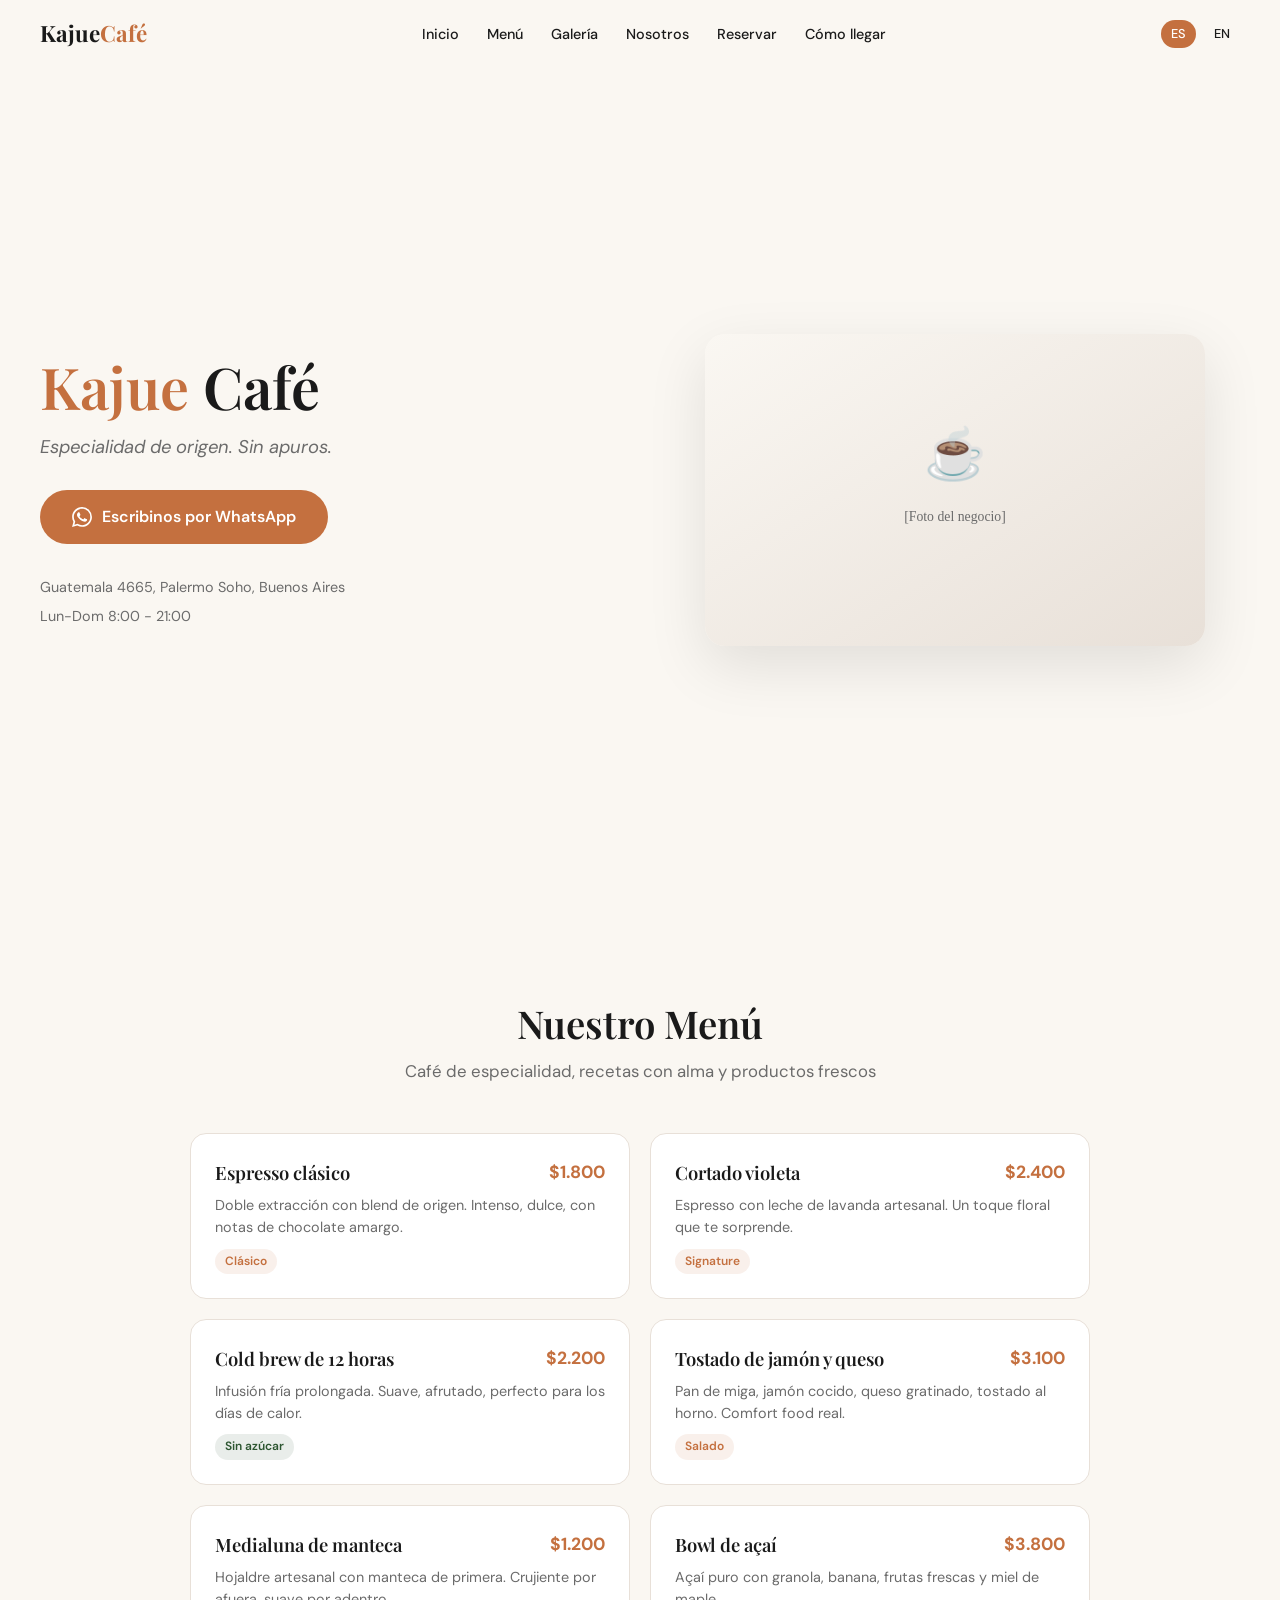
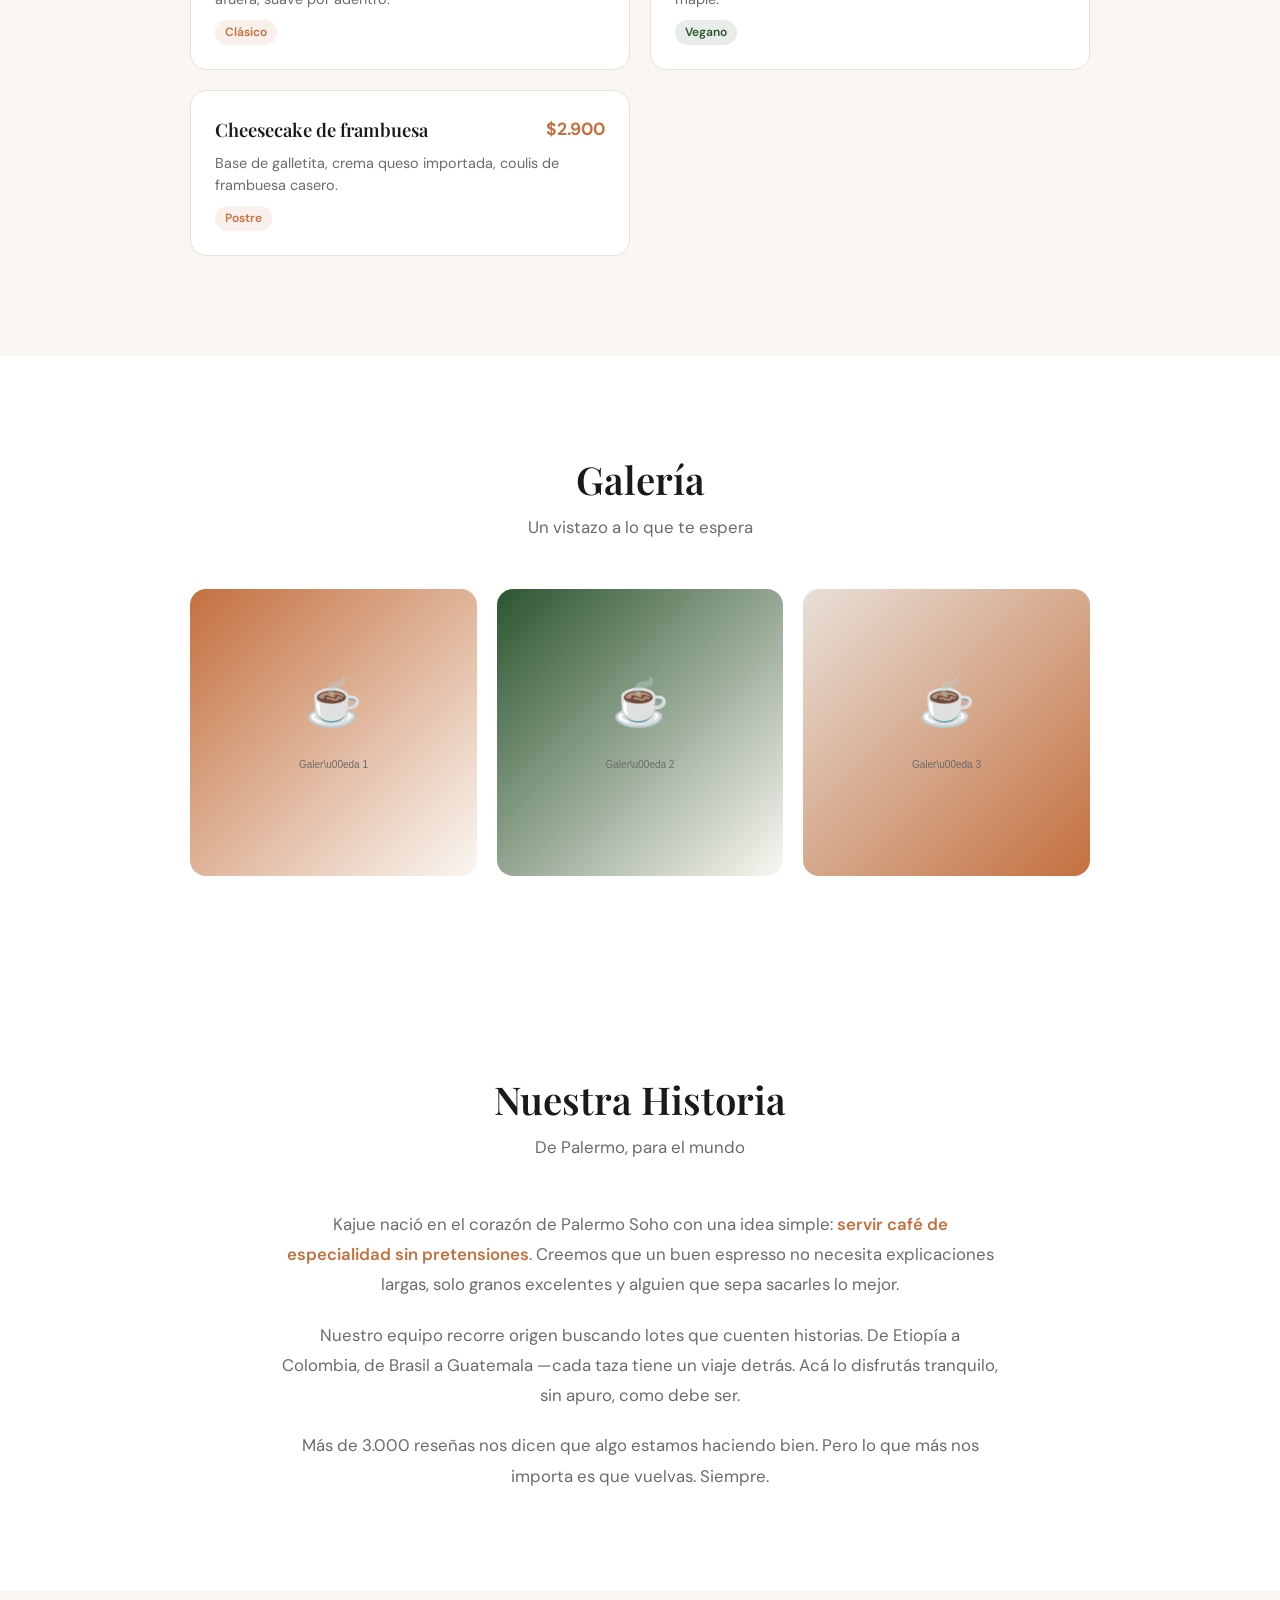
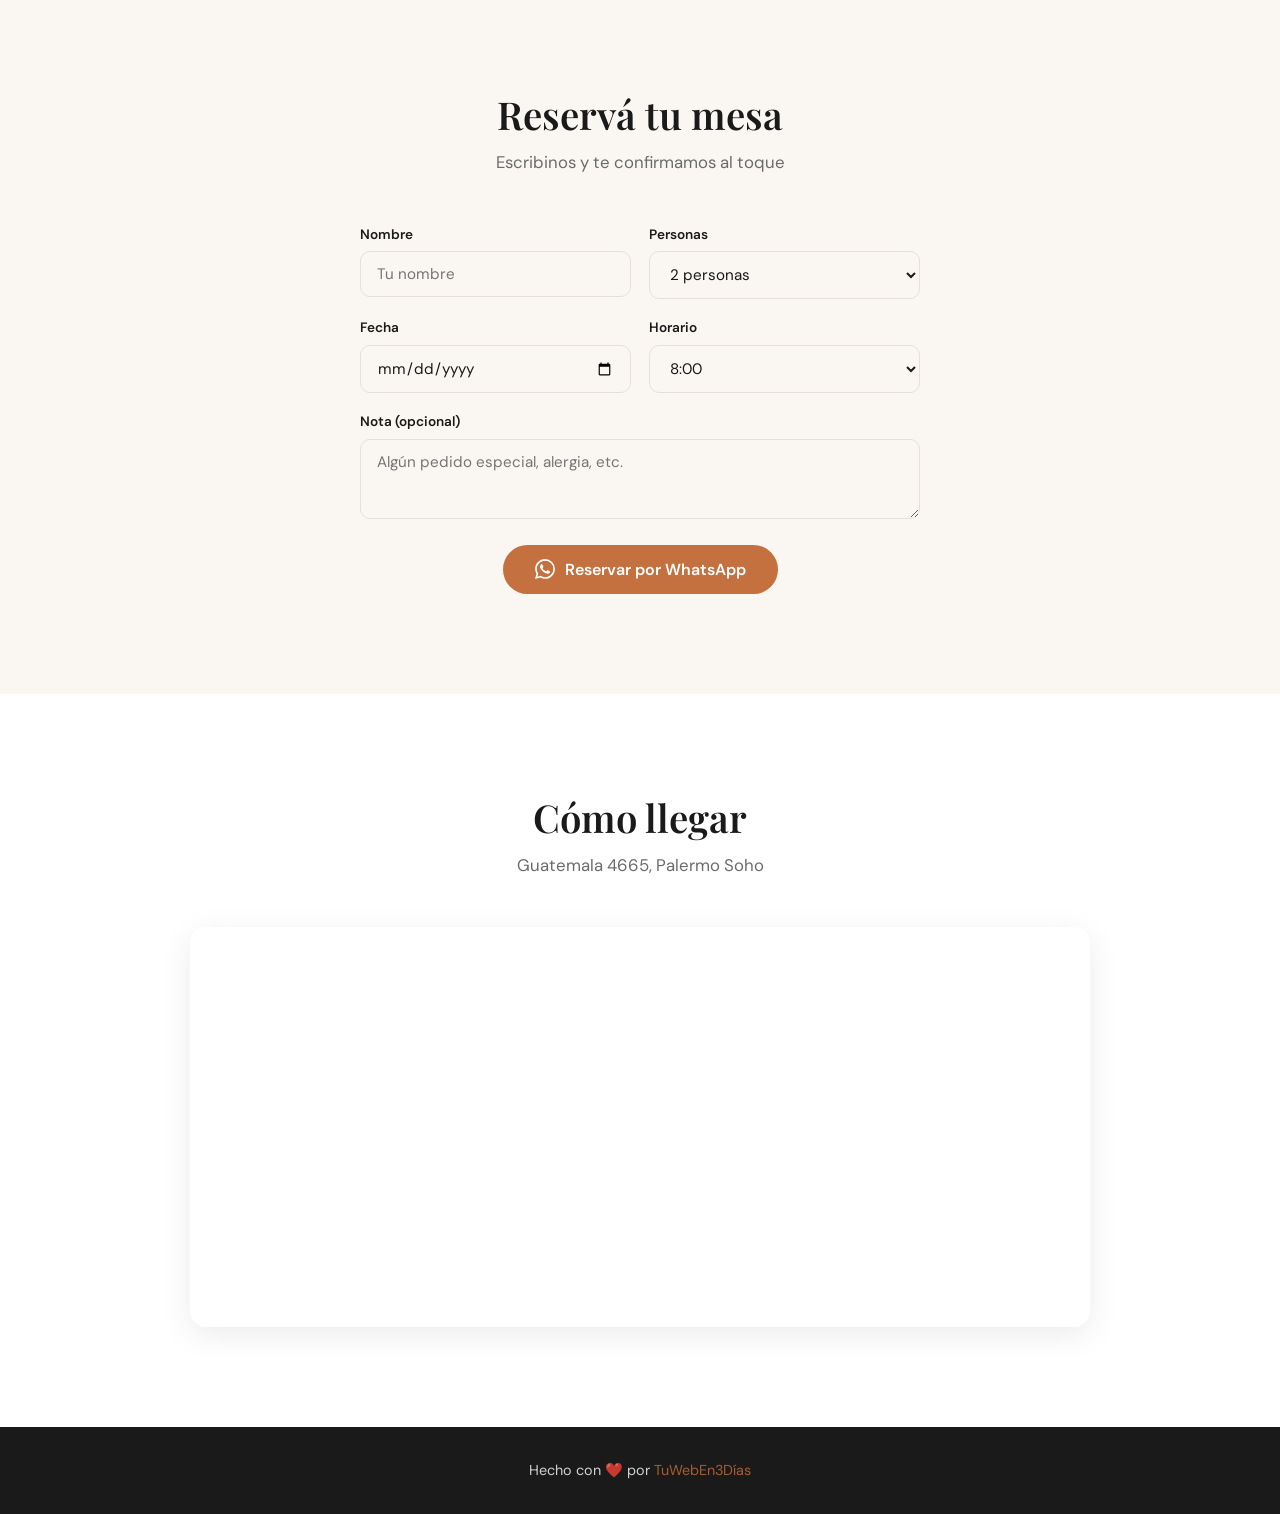
<file: index.html>
<!DOCTYPE html>
<html lang="es">
<head>
  <meta charset="UTF-8">
  <meta name="viewport" content="width=device-width, initial-scale=1.0">
  <title>Kajue Café | Especialidad de origen en Palermo Soho, Buenos Aires</title>
  <meta name="description" content="Kajue Café: café de especialidad de origen en Palermo Soho. Espresso, cortados, cold brew, tostados y más. Guatemala 4665, Buenos Aires.">
  <meta name="keywords" content="café de especialidad, Palermo Soho, Buenos Aires, Kajue Café, espresso, cold brew, cortado, tostado">
  <meta name="author" content="Kajue Café">
  <meta name="robots" content="index, follow">
  <link rel="canonical" href="https://demo-kajue-cafe.github.io/">

  <!-- Open Graph -->
  <meta property="og:type" content="website">
  <meta property="og:title" content="Kajue Café | Especialidad de origen en Palermo Soho">
  <meta property="og:description" content="Café de especialidad de origen en el corazón de Palermo Soho. Espresso, cortados, cold brew, tostados y más.">
  <meta property="og:url" content="https://demo-kajue-cafe.github.io/">
  <meta property="og:image" content="imgs/placeholder-hero.svg">
  <meta property="og:locale" content="es_AR">
  <meta property="og:site_name" content="Kajue Café">

  <!-- Twitter Card -->
  <meta name="twitter:card" content="summary_large_image">
  <meta name="twitter:title" content="Kajue Café | Especialidad de origen en Palermo Soho">
  <meta name="twitter:description" content="Café de especialidad de origen en el corazón de Palermo Soho.">

  <!-- Hreflang -->
  <link rel="alternate" hreflang="es" href="https://demo-kajue-cafe.github.io/">
  <link rel="alternate" hreflang="en" href="https://demo-kajue-cafe.github.io/en/">

  <!-- Schema.org -->
  <script type="application/ld+json">
  {
    "@context": "https://schema.org",
    "@type": "FoodEstablishment",
    "name": "Kajue Café",
    "description": "Café de especialidad de origen en Palermo Soho, Buenos Aires",
    "address": {
      "@type": "PostalAddress",
      "streetAddress": "Guatemala 4665",
      "addressLocality": "Cdad. Autónoma de Buenos Aires",
      "addressRegion": "C1425",
      "addressCountry": "AR"
    },
    "telephone": "+54 11 2544-0989",
    "url": "https://www.instagram.com/kajuecafe/",
    "geo": {
      "@type": "GeoCoordinates",
      "latitude": -34.5789,
      "longitude": -58.4297
    },
    "openingHoursSpecification": [
      {"@type": "OpeningHoursSpecification", "dayOfWeek": "Monday", "opens": "08:00", "closes": "20:00"},
      {"@type": "OpeningHoursSpecification", "dayOfWeek": "Tuesday", "opens": "08:00", "closes": "20:00"},
      {"@type": "OpeningHoursSpecification", "dayOfWeek": "Wednesday", "opens": "08:00", "closes": "21:00"},
      {"@type": "OpeningHoursSpecification", "dayOfWeek": "Thursday", "opens": "08:00", "closes": "21:00"},
      {"@type": "OpeningHoursSpecification", "dayOfWeek": "Friday", "opens": "08:00", "closes": "21:00"},
      {"@type": "OpeningHoursSpecification", "dayOfWeek": "Saturday", "opens": "08:00", "closes": "21:00"},
      {"@type": "OpeningHoursSpecification", "dayOfWeek": "Sunday", "opens": "08:00", "closes": "20:00"}
    ],
    "aggregateRating": {
      "@type": "AggregateRating",
      "ratingValue": "4.8",
      "reviewCount": "3235"
    },
    "priceRange": "$$"
  }
  </script>

  <!-- Google Analytics -->
  <script async src="https://www.googletagmanager.com/gtag/js?id=G-WNGLL9WG7B"></script>
  <script>
    window.dataLayer = window.dataLayer || [];
    function gtag(){dataLayer.push(arguments);}
    gtag('js', new Date());
    gtag('config', 'G-WNGLL9WG7B');
  </script>

  <link rel="stylesheet" href="css/styles.css">
</head>
<body>

  <!-- Navbar -->
  <nav class="navbar" role="navigation" aria-label="Menú principal">
    <div class="container">
      <a href="#" class="navbar-brand">Kajue<span>Café</span></a>
      <ul class="navbar-menu">
        <li><a href="#inicio">Inicio</a></li>
        <li><a href="#menu">Menú</a></li>
        <li><a href="#galeria">Galería</a></li>
        <li><a href="#nosotros">Nosotros</a></li>
        <li><a href="#reservar">Reservar</a></li>
        <li><a href="#como-llegar">Cómo llegar</a></li>
      </ul>
      <div class="nav-lang">
        <a href="#" class="active">ES</a>
        <a href="en/">EN</a>
      </div>
      <button class="nav-toggle" aria-label="Abrir menú">
        <span></span>
        <span></span>
        <span></span>
      </button>
    </div>
  </nav>

  <!-- Mobile Menu -->
  <div class="mobile-menu">
    <button class="mobile-menu-close" aria-label="Cerrar menú">&times;</button>
    <a href="#inicio">Inicio</a>
    <a href="#menu">Menú</a>
    <a href="#galeria">Galería</a>
    <a href="#nosotros">Nosotros</a>
    <a href="#reservar">Reservar</a>
    <a href="#como-llegar">Cómo llegar</a>
  </div>

  <main>

    <!-- Hero -->
    <section id="inicio" class="hero">
      <div class="container">
        <div class="hero-content fade-in">
          <h1><span>Kajue</span> Café</h1>
          <p class="hero-tagline">Especialidad de origen. Sin apuros.</p>
          <a href="https://wa.me/5491125440989" target="_blank" rel="noopener" class="hero-cta">
            <svg viewBox="0 0 24 24" fill="currentColor"><path d="M17.472 14.382c-.297-.149-1.758-.867-2.03-.967-.273-.099-.471-.148-.67.15-.197.297-.767.966-.94 1.164-.173.199-.347.223-.644.075-.297-.15-1.255-.463-2.39-1.475-.883-.788-1.48-1.761-1.653-2.059-.173-.297-.018-.458.13-.606.134-.133.298-.347.446-.52.149-.174.198-.298.298-.497.099-.198.05-.371-.025-.52-.075-.149-.669-1.612-.916-2.207-.242-.579-.487-.5-.669-.51-.173-.008-.371-.01-.57-.01-.198 0-.52.074-.792.372-.272.297-1.04 1.016-1.04 2.479 0 1.462 1.065 2.875 1.213 3.074.149.198 2.096 3.2 5.077 4.487.709.306 1.262.489 1.694.625.712.227 1.36.195 1.871.118.571-.085 1.758-.719 2.006-1.413.248-.694.248-1.289.173-1.413-.074-.124-.272-.198-.57-.347m-5.421 7.403h-.004a9.87 9.87 0 01-5.031-1.378l-.361-.214-3.741.982.998-3.648-.235-.374a9.86 9.86 0 01-1.51-5.26c.001-5.45 4.436-9.884 9.888-9.884 2.64 0 5.122 1.03 6.988 2.898a9.825 9.825 0 012.893 6.994c-.003 5.45-4.437 9.884-9.885 9.884m8.413-18.297A11.815 11.815 0 0012.05 0C5.495 0 .16 5.335.157 11.892c0 2.096.547 4.142 1.588 5.945L.057 24l6.305-1.654a11.882 11.882 0 005.683 1.448h.005c6.554 0 11.89-5.335 11.893-11.893a11.821 11.821 0 00-3.48-8.413z"/></svg>
            Escribinos por WhatsApp
          </a>
          <div class="hero-meta">
            <span>Guatemala 4665, Palermo Soho, Buenos Aires</span>
            <span>Lun-Dom 8:00 - 21:00</span>
          </div>
        </div>
        <div class="hero-image fade-in">
          <img src="imgs/placeholder-hero.svg" alt="Kajue Café - Cafetería en Palermo Soho" width="800" height="500">
        </div>
      </div>
    </section>

    <!-- Menú -->
    <section id="menu" class="section">
      <div class="container">
        <h2 class="section-title fade-in">Nuestro Menú</h2>
        <p class="section-subtitle fade-in">Café de especialidad, recetas con alma y productos frescos</p>
        <div class="menu-grid">
          <div class="menu-card fade-in">
            <div class="menu-card-header">
              <span class="menu-card-name">Espresso clásico</span>
              <span class="menu-card-price">$1.800</span>
            </div>
            <p class="menu-card-desc">Doble extracción con blend de origen. Intenso, dulce, con notas de chocolate amargo.</p>
            <span class="menu-card-tag">Clásico</span>
          </div>
          <div class="menu-card fade-in">
            <div class="menu-card-header">
              <span class="menu-card-name">Cortado violeta</span>
              <span class="menu-card-price">$2.400</span>
            </div>
            <p class="menu-card-desc">Espresso con leche de lavanda artesanal. Un toque floral que te sorprende.</p>
            <span class="menu-card-tag">Signature</span>
          </div>
          <div class="menu-card fade-in">
            <div class="menu-card-header">
              <span class="menu-card-name">Cold brew de 12 horas</span>
              <span class="menu-card-price">$2.200</span>
            </div>
            <p class="menu-card-desc">Infusión fría prolongada. Suave, afrutado, perfecto para los días de calor.</p>
            <span class="menu-card-tag green">Sin azúcar</span>
          </div>
          <div class="menu-card fade-in">
            <div class="menu-card-header">
              <span class="menu-card-name">Tostado de jamón y queso</span>
              <span class="menu-card-price">$3.100</span>
            </div>
            <p class="menu-card-desc">Pan de miga, jamón cocido, queso gratinado, tostado al horno. Comfort food real.</p>
            <span class="menu-card-tag">Salado</span>
          </div>
          <div class="menu-card fade-in">
            <div class="menu-card-header">
              <span class="menu-card-name">Medialuna de manteca</span>
              <span class="menu-card-price">$1.200</span>
            </div>
            <p class="menu-card-desc">Hojaldre artesanal con manteca de primera. Crujiente por afuera, suave por adentro.</p>
            <span class="menu-card-tag">Clásico</span>
          </div>
          <div class="menu-card fade-in">
            <div class="menu-card-header">
              <span class="menu-card-name">Bowl de açaí</span>
              <span class="menu-card-price">$3.800</span>
            </div>
            <p class="menu-card-desc">Açaí puro con granola, banana, frutas frescas y miel de maple.</p>
            <span class="menu-card-tag green">Vegano</span>
          </div>
          <div class="menu-card fade-in">
            <div class="menu-card-header">
              <span class="menu-card-name">Cheesecake de frambuesa</span>
              <span class="menu-card-price">$2.900</span>
            </div>
            <p class="menu-card-desc">Base de galletita, crema queso importada, coulis de frambuesa casero.</p>
            <span class="menu-card-tag">Postre</span>
          </div>
        </div>
      </div>
    </section>

    <!-- Galería -->
    <section id="galeria" class="section" style="background: var(--color-surface);">
      <div class="container">
        <h2 class="section-title fade-in">Galería</h2>
        <p class="section-subtitle fade-in">Un vistazo a lo que te espera</p>
        <div class="gallery-grid">
          <img src="imgs/placeholder-gallery-1.svg" alt="Interior de Kajue Café" class="fade-in" width="400" height="400">
          <img src="imgs/placeholder-gallery-2.svg" alt="Café preparado en Kajue" class="fade-in" width="400" height="400">
          <img src="imgs/placeholder-gallery-3.svg" alt="Mesa en Kajue Café" class="fade-in" width="400" height="400">
        </div>
      </div>
    </section>

    <!-- Nosotros -->
    <section id="nosotros" class="section about">
      <div class="container">
        <h2 class="section-title fade-in">Nuestra Historia</h2>
        <p class="section-subtitle fade-in">De Palermo, para el mundo</p>
        <div class="about-content fade-in">
          <p>Kajue nació en el corazón de Palermo Soho con una idea simple: <span class="about-highlight">servir café de especialidad sin pretensiones</span>. Creemos que un buen espresso no necesita explicaciones largas, solo granos excelentes y alguien que sepa sacarles lo mejor.</p>
          <p>Nuestro equipo recorre origen buscando lotes que cuenten historias. De Etiopía a Colombia, de Brasil a Guatemala —cada taza tiene un viaje detrás. Acá lo disfrutás tranquilo, sin apuro, como debe ser.</p>
          <p>Más de 3.000 reseñas nos dicen que algo estamos haciendo bien. Pero lo que más nos importa es que vuelvas. Siempre.</p>
        </div>
      </div>
    </section>

    <!-- Reservas -->
    <section id="reservar" class="section">
      <div class="container">
        <h2 class="section-title fade-in">Reservá tu mesa</h2>
        <p class="section-subtitle fade-in">Escribinos y te confirmamos al toque</p>
        <form id="reservation-form" class="reservation-form fade-in">
          <div class="form-row">
            <div class="form-group">
              <label for="res-name">Nombre</label>
              <input type="text" id="res-name" placeholder="Tu nombre" required>
            </div>
            <div class="form-group">
              <label for="res-guests">Personas</label>
              <select id="res-guests">
                <option value="1">1 persona</option>
                <option value="2" selected>2 personas</option>
                <option value="3">3 personas</option>
                <option value="4">4 personas</option>
                <option value="5">5 personas</option>
                <option value="6">6+ personas</option>
              </select>
            </div>
          </div>
          <div class="form-row">
            <div class="form-group">
              <label for="res-date">Fecha</label>
              <input type="date" id="res-date" required>
            </div>
            <div class="form-group">
              <label for="res-time">Horario</label>
              <select id="res-time">
                <option value="08:00">8:00</option>
                <option value="09:00">9:00</option>
                <option value="10:00">10:00</option>
                <option value="11:00">11:00</option>
                <option value="12:00">12:00</option>
                <option value="13:00">13:00</option>
                <option value="14:00">14:00</option>
                <option value="15:00">15:00</option>
                <option value="16:00">16:00</option>
                <option value="17:00">17:00</option>
                <option value="18:00">18:00</option>
                <option value="19:00">19:00</option>
                <option value="20:00">20:00</option>
              </select>
            </div>
          </div>
          <div class="form-group">
            <label for="res-notes">Nota (opcional)</label>
            <textarea id="res-notes" placeholder="Algún pedido especial, alergia, etc."></textarea>
          </div>
          <button type="submit" class="form-submit">
            <svg width="20" height="20" viewBox="0 0 24 24" fill="currentColor"><path d="M17.472 14.382c-.297-.149-1.758-.867-2.03-.967-.273-.099-.471-.148-.67.15-.197.297-.767.966-.94 1.164-.173.199-.347.223-.644.075-.297-.15-1.255-.463-2.39-1.475-.883-.788-1.48-1.761-1.653-2.059-.173-.297-.018-.458.13-.606.134-.133.298-.347.446-.52.149-.174.198-.298.298-.497.099-.198.05-.371-.025-.52-.075-.149-.669-1.612-.916-2.207-.242-.579-.487-.5-.669-.51-.173-.008-.371-.01-.57-.01-.198 0-.52.074-.792.372-.272.297-1.04 1.016-1.04 2.479 0 1.462 1.065 2.875 1.213 3.074.149.198 2.096 3.2 5.077 4.487.709.306 1.262.489 1.694.625.712.227 1.36.195 1.871.118.571-.085 1.758-.719 2.006-1.413.248-.694.248-1.289.173-1.413-.074-.124-.272-.198-.57-.347m-5.421 7.403h-.004a9.87 9.87 0 01-5.031-1.378l-.361-.214-3.741.982.998-3.648-.235-.374a9.86 9.86 0 01-1.51-5.26c.001-5.45 4.436-9.884 9.888-9.884 2.64 0 5.122 1.03 6.988 2.898a9.825 9.825 0 012.893 6.994c-.003 5.45-4.437 9.884-9.885 9.884m8.413-18.297A11.815 11.815 0 0012.05 0C5.495 0 .16 5.335.157 11.892c0 2.096.547 4.142 1.588 5.945L.057 24l6.305-1.654a11.882 11.882 0 005.683 1.448h.005c6.554 0 11.89-5.335 11.893-11.893a11.821 11.821 0 00-3.48-8.413z"/></svg>
            Reservar por WhatsApp
          </button>
        </form>
      </div>
    </section>

    <!-- Cómo llegar -->
    <section id="como-llegar" class="section" style="background: var(--color-surface);">
      <div class="container">
        <h2 class="section-title fade-in">Cómo llegar</h2>
        <p class="section-subtitle fade-in">Guatemala 4665, Palermo Soho</p>
        <div class="map-container fade-in">
          <iframe src="https://maps.google.com/maps?q=Guatemala+4665,+Palermo+Soho,+Buenos+Aires&t=&z=16&ie=UTF8&iwloc=&output=embed" allowfullscreen loading="lazy" referrerpolicy="no-referrer-when-downgrade" title="Ubicación de Kajue Café"></iframe>
        </div>
      </div>
    </section>

  </main>

  <!-- Footer -->
  <footer class="footer">
    <div class="container">
      <p>Hecho con &#10084;&#65039; por <a href="https://tweben3dias.com" target="_blank" rel="noopener">TuWebEn3Días</a></p>
    </div>
  </footer>

  <script src="js/main.js"></script>
</body>
</html>
</file>
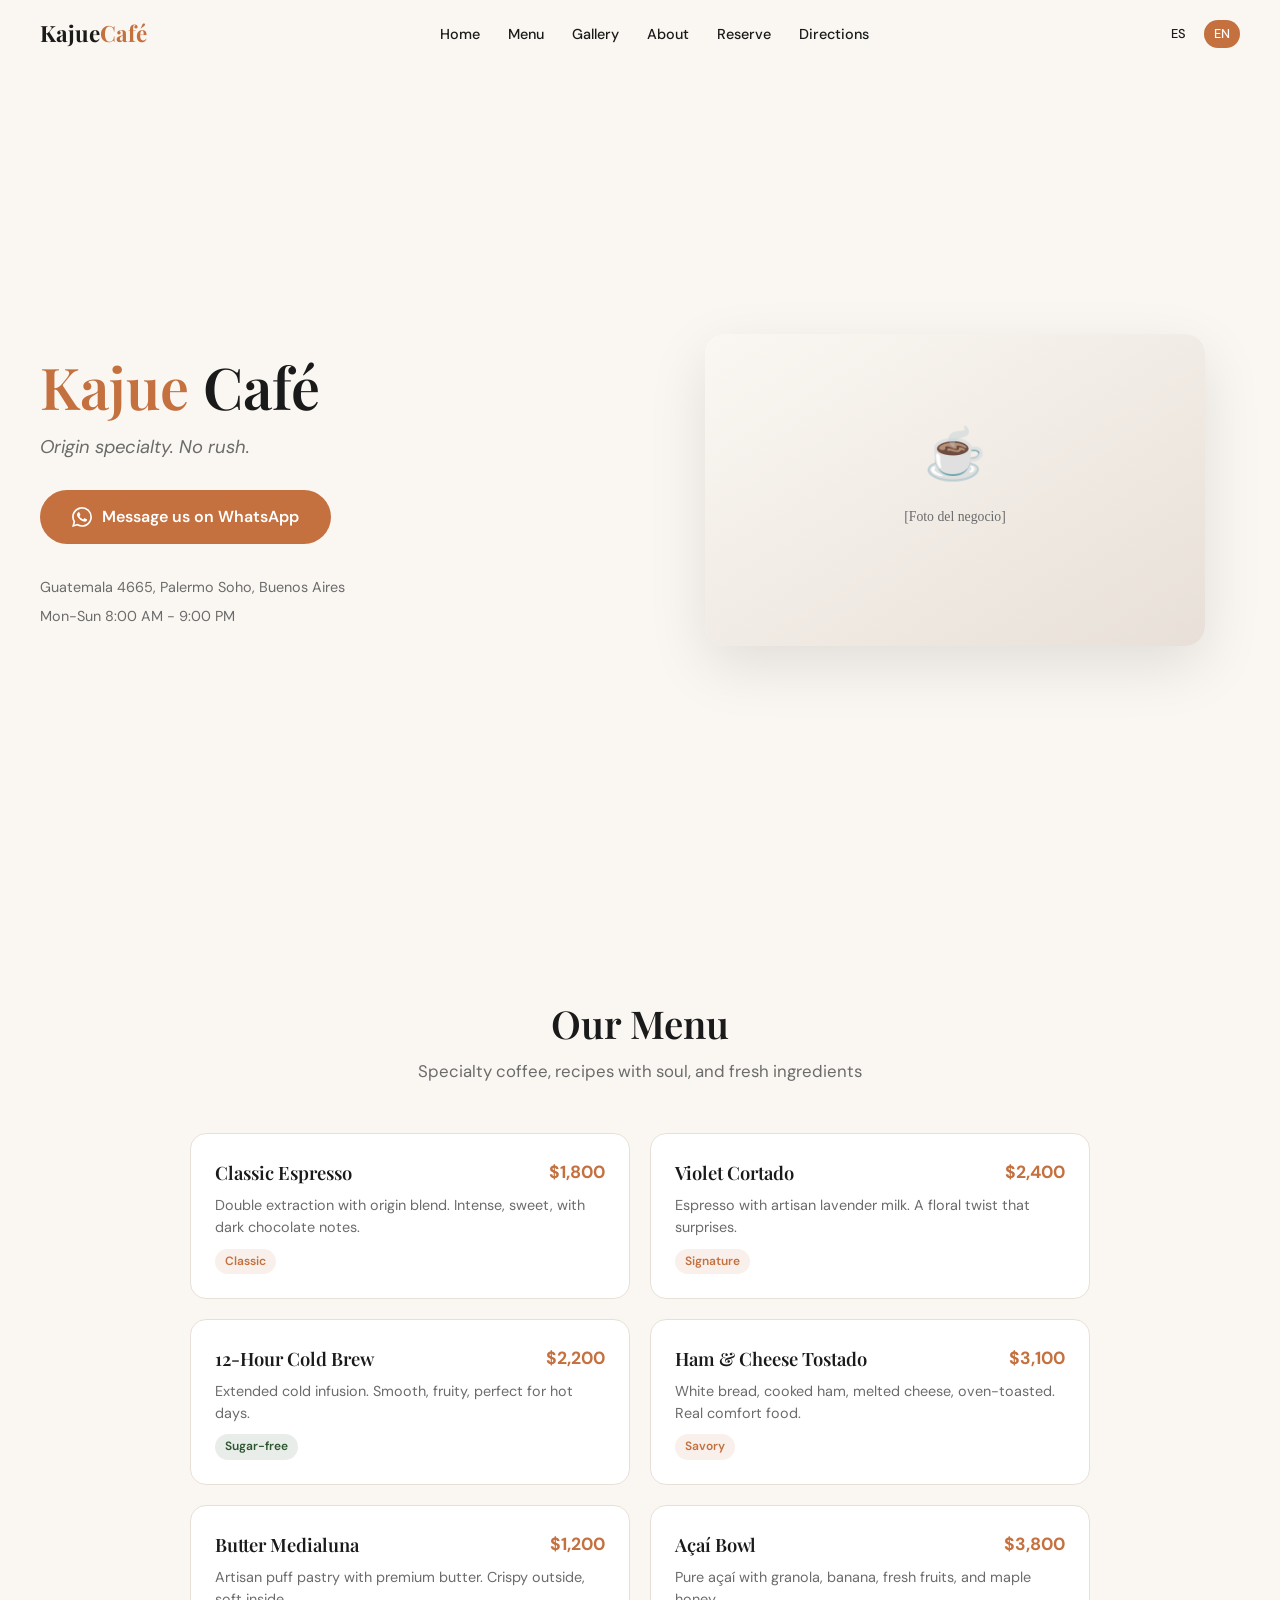
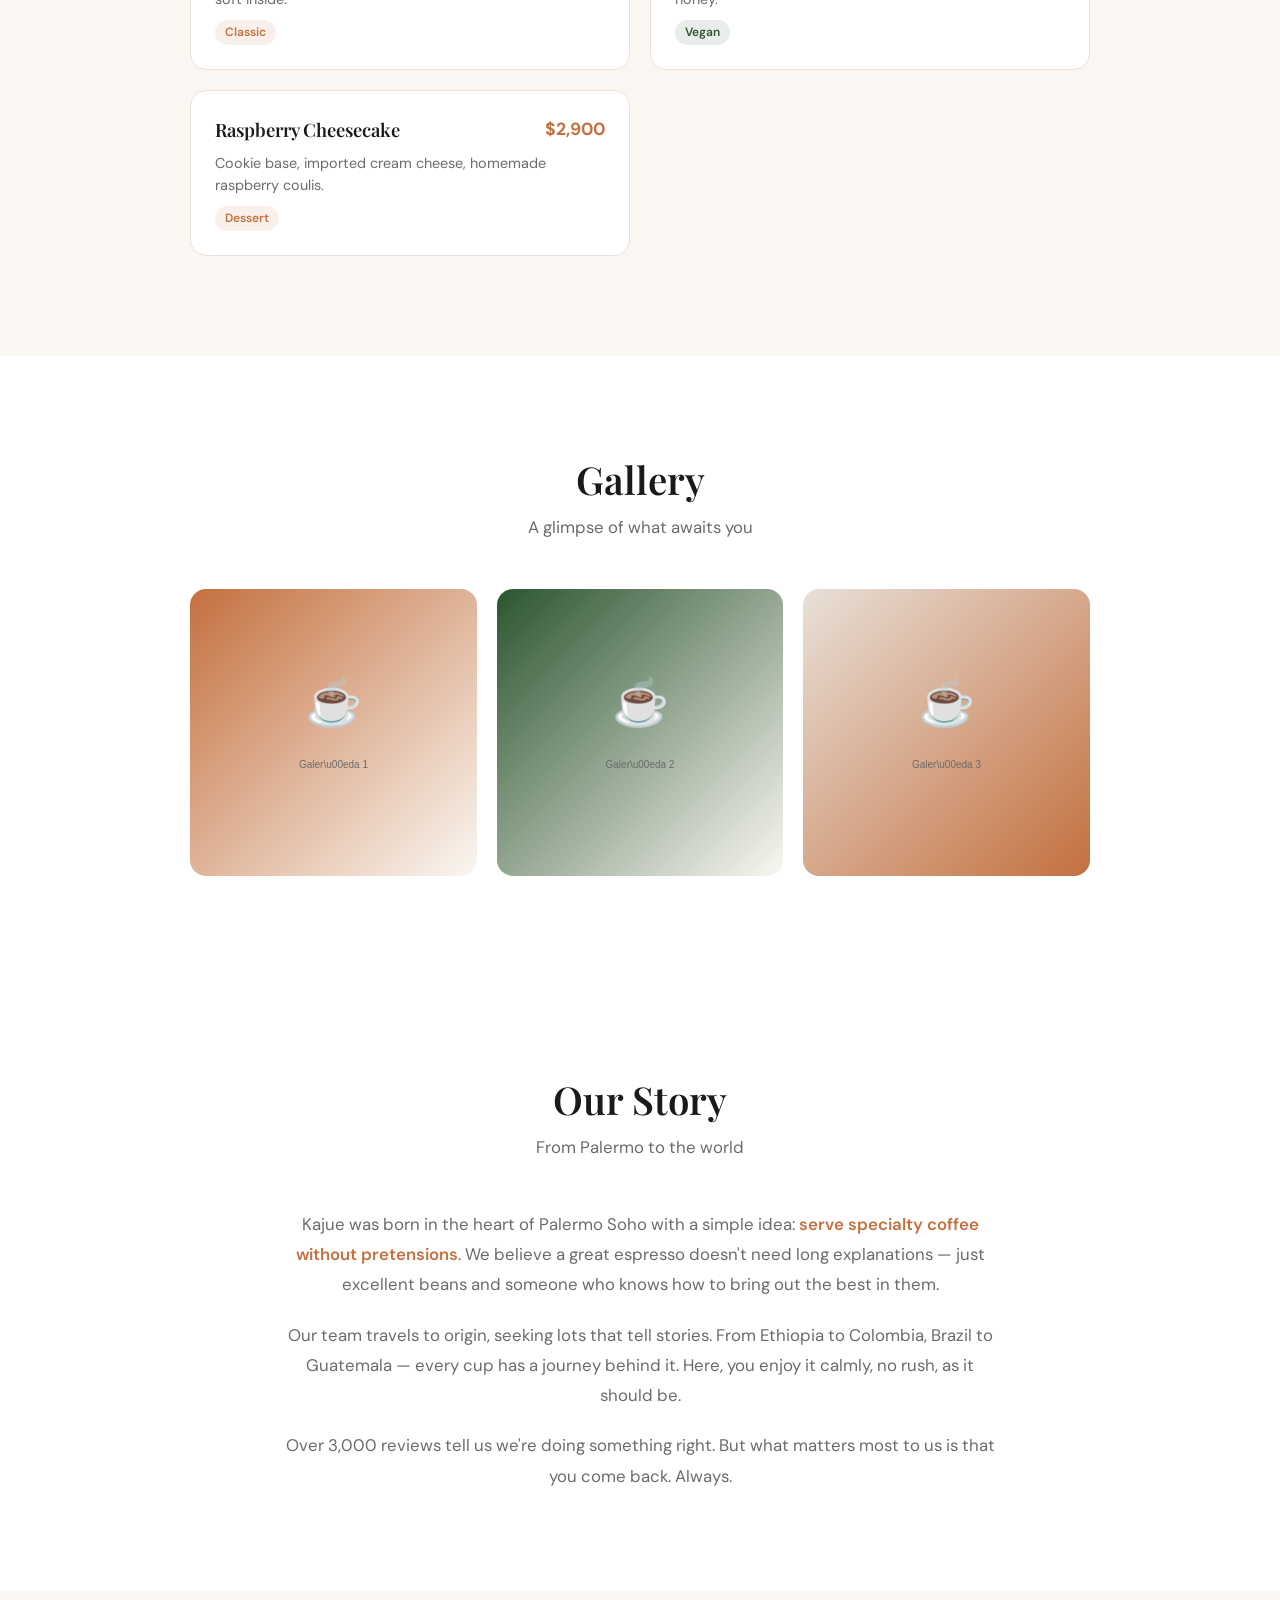
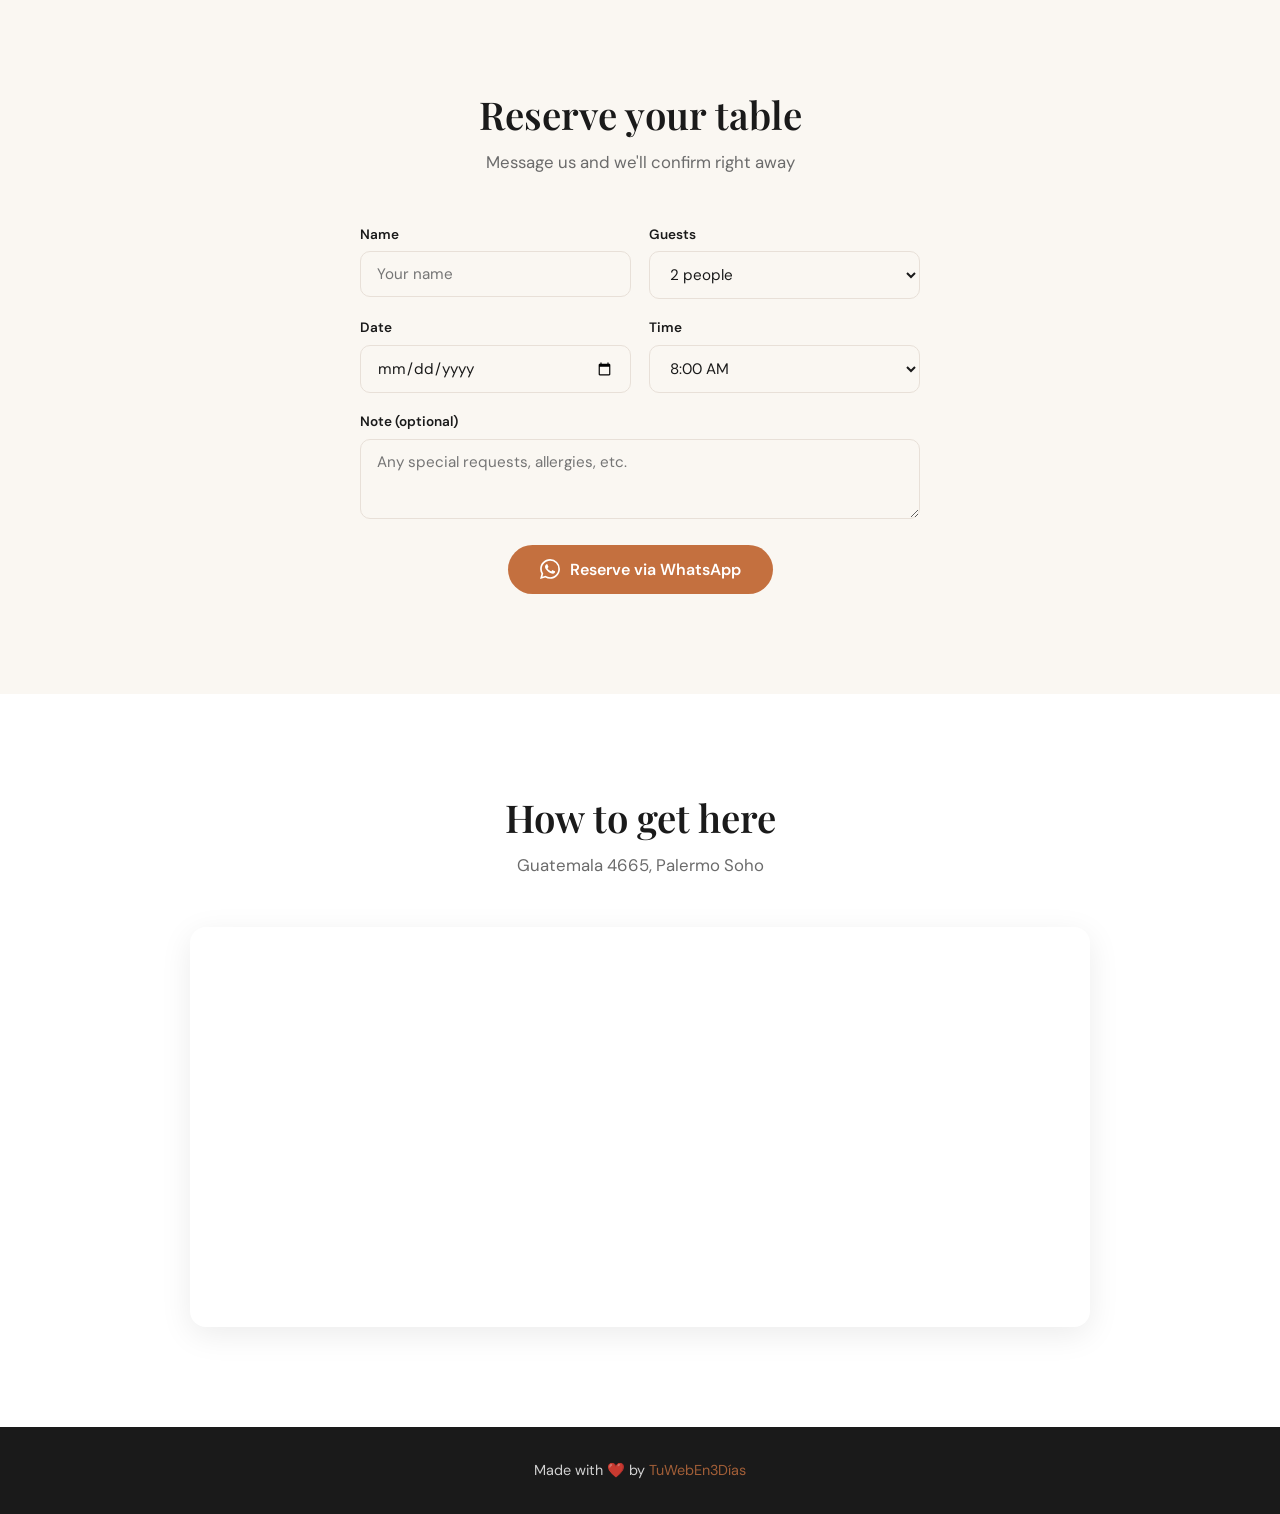
<file: en/index.html>
<!DOCTYPE html>
<html lang="en">
<head>
  <meta charset="UTF-8">
  <meta name="viewport" content="width=device-width, initial-scale=1.0">
  <title>Kajue Café | Specialty Coffee in Palermo Soho, Buenos Aires</title>
  <meta name="description" content="Kajue Café: specialty origin coffee in Palermo Soho. Espresso, lattes, cold brew, tostados and more. Guatemala 4665, Buenos Aires.">
  <meta name="keywords" content="specialty coffee, Palermo Soho, Buenos Aires, Kajue Café, espresso, cold brew, cortado, tostado">
  <meta name="author" content="Kajue Café">
  <meta name="robots" content="index, follow">
  <link rel="canonical" href="https://demo-kajue-cafe.github.io/en/">

  <!-- Open Graph -->
  <meta property="og:type" content="website">
  <meta property="og:title" content="Kajue Café | Specialty Coffee in Palermo Soho">
  <meta property="og:description" content="Specialty origin coffee in the heart of Palermo Soho. Espresso, lattes, cold brew, tostados and more.">
  <meta property="og:url" content="https://demo-kajue-cafe.github.io/en/">
  <meta property="og:image" content="../imgs/placeholder-hero.svg">
  <meta property="og:locale" content="en_US">
  <meta property="og:site_name" content="Kajue Café">

  <!-- Twitter Card -->
  <meta name="twitter:card" content="summary_large_image">
  <meta name="twitter:title" content="Kajue Café | Specialty Coffee in Palermo Soho">
  <meta name="twitter:description" content="Specialty origin coffee in the heart of Palermo Soho.">

  <!-- Hreflang -->
  <link rel="alternate" hreflang="es" href="https://demo-kajue-cafe.github.io/">
  <link rel="alternate" hreflang="en" href="https://demo-kajue-cafe.github.io/en/">

  <!-- Schema.org -->
  <script type="application/ld+json">
  {
    "@context": "https://schema.org",
    "@type": "FoodEstablishment",
    "name": "Kajue Café",
    "description": "Specialty origin coffee in Palermo Soho, Buenos Aires",
    "address": {
      "@type": "PostalAddress",
      "streetAddress": "Guatemala 4665",
      "addressLocality": "Buenos Aires",
      "addressRegion": "C1425",
      "addressCountry": "AR"
    },
    "telephone": "+54 11 2544-0989",
    "url": "https://www.instagram.com/kajuecafe/",
    "geo": {
      "@type": "GeoCoordinates",
      "latitude": -34.5789,
      "longitude": -58.4297
    },
    "openingHoursSpecification": [
      {"@type": "OpeningHoursSpecification", "dayOfWeek": "Monday", "opens": "08:00", "closes": "20:00"},
      {"@type": "OpeningHoursSpecification", "dayOfWeek": "Tuesday", "opens": "08:00", "closes": "20:00"},
      {"@type": "OpeningHoursSpecification", "dayOfWeek": "Wednesday", "opens": "08:00", "closes": "21:00"},
      {"@type": "OpeningHoursSpecification", "dayOfWeek": "Thursday", "opens": "08:00", "closes": "21:00"},
      {"@type": "OpeningHoursSpecification", "dayOfWeek": "Friday", "opens": "08:00", "closes": "21:00"},
      {"@type": "OpeningHoursSpecification", "dayOfWeek": "Saturday", "opens": "08:00", "closes": "21:00"},
      {"@type": "OpeningHoursSpecification", "dayOfWeek": "Sunday", "opens": "08:00", "closes": "20:00"}
    ],
    "aggregateRating": {
      "@type": "AggregateRating",
      "ratingValue": "4.8",
      "reviewCount": "3235"
    },
    "priceRange": "$$"
  }
  </script>

  <!-- Google Analytics -->
  <script async src="https://www.googletagmanager.com/gtag/js?id=G-WNGLL9WG7B"></script>
  <script>
    window.dataLayer = window.dataLayer || [];
    function gtag(){dataLayer.push(arguments);}
    gtag('js', new Date());
    gtag('config', 'G-WNGLL9WG7B');
  </script>

  <link rel="stylesheet" href="../css/styles.css">
</head>
<body>

  <!-- Navbar -->
  <nav class="navbar" role="navigation" aria-label="Main menu">
    <div class="container">
      <a href="#" class="navbar-brand">Kajue<span>Café</span></a>
      <ul class="navbar-menu">
        <li><a href="#inicio">Home</a></li>
        <li><a href="#menu">Menu</a></li>
        <li><a href="#galeria">Gallery</a></li>
        <li><a href="#nosotros">About</a></li>
        <li><a href="#reservar">Reserve</a></li>
        <li><a href="#como-llegar">Directions</a></li>
      </ul>
      <div class="nav-lang">
        <a href="../">ES</a>
        <a href="#" class="active">EN</a>
      </div>
      <button class="nav-toggle" aria-label="Open menu">
        <span></span>
        <span></span>
        <span></span>
      </button>
    </div>
  </nav>

  <!-- Mobile Menu -->
  <div class="mobile-menu">
    <button class="mobile-menu-close" aria-label="Close menu">&times;</button>
    <a href="#inicio">Home</a>
    <a href="#menu">Menu</a>
    <a href="#galeria">Gallery</a>
    <a href="#nosotros">About</a>
    <a href="#reservar">Reserve</a>
    <a href="#como-llegar">Directions</a>
  </div>

  <main>

    <!-- Hero -->
    <section id="inicio" class="hero">
      <div class="container">
        <div class="hero-content fade-in">
          <h1><span>Kajue</span> Café</h1>
          <p class="hero-tagline">Origin specialty. No rush.</p>
          <a href="https://wa.me/5491125440989" target="_blank" rel="noopener" class="hero-cta">
            <svg viewBox="0 0 24 24" fill="currentColor"><path d="M17.472 14.382c-.297-.149-1.758-.867-2.03-.967-.273-.099-.471-.148-.67.15-.197.297-.767.966-.94 1.164-.173.199-.347.223-.644.075-.297-.15-1.255-.463-2.39-1.475-.883-.788-1.48-1.761-1.653-2.059-.173-.297-.018-.458.13-.606.134-.133.298-.347.446-.52.149-.174.198-.298.298-.497.099-.198.05-.371-.025-.52-.075-.149-.669-1.612-.916-2.207-.242-.579-.487-.5-.669-.51-.173-.008-.371-.01-.57-.01-.198 0-.52.074-.792.372-.272.297-1.04 1.016-1.04 2.479 0 1.462 1.065 2.875 1.213 3.074.149.198 2.096 3.2 5.077 4.487.709.306 1.262.489 1.694.625.712.227 1.36.195 1.871.118.571-.085 1.758-.719 2.006-1.413.248-.694.248-1.289.173-1.413-.074-.124-.272-.198-.57-.347m-5.421 7.403h-.004a9.87 9.87 0 01-5.031-1.378l-.361-.214-3.741.982.998-3.648-.235-.374a9.86 9.86 0 01-1.51-5.26c.001-5.45 4.436-9.884 9.888-9.884 2.64 0 5.122 1.03 6.988 2.898a9.825 9.825 0 012.893 6.994c-.003 5.45-4.437 9.884-9.885 9.884m8.413-18.297A11.815 11.815 0 0012.05 0C5.495 0 .16 5.335.157 11.892c0 2.096.547 4.142 1.588 5.945L.057 24l6.305-1.654a11.882 11.882 0 005.683 1.448h.005c6.554 0 11.89-5.335 11.893-11.893a11.821 11.821 0 00-3.48-8.413z"/></svg>
            Message us on WhatsApp
          </a>
          <div class="hero-meta">
            <span>Guatemala 4665, Palermo Soho, Buenos Aires</span>
            <span>Mon-Sun 8:00 AM - 9:00 PM</span>
          </div>
        </div>
        <div class="hero-image fade-in">
          <img src="../imgs/placeholder-hero.svg" alt="Kajue Café - Specialty coffee in Palermo Soho" width="800" height="500">
        </div>
      </div>
    </section>

    <!-- Menu -->
    <section id="menu" class="section">
      <div class="container">
        <h2 class="section-title fade-in">Our Menu</h2>
        <p class="section-subtitle fade-in">Specialty coffee, recipes with soul, and fresh ingredients</p>
        <div class="menu-grid">
          <div class="menu-card fade-in">
            <div class="menu-card-header">
              <span class="menu-card-name">Classic Espresso</span>
              <span class="menu-card-price">$1,800</span>
            </div>
            <p class="menu-card-desc">Double extraction with origin blend. Intense, sweet, with dark chocolate notes.</p>
            <span class="menu-card-tag">Classic</span>
          </div>
          <div class="menu-card fade-in">
            <div class="menu-card-header">
              <span class="menu-card-name">Violet Cortado</span>
              <span class="menu-card-price">$2,400</span>
            </div>
            <p class="menu-card-desc">Espresso with artisan lavender milk. A floral twist that surprises.</p>
            <span class="menu-card-tag">Signature</span>
          </div>
          <div class="menu-card fade-in">
            <div class="menu-card-header">
              <span class="menu-card-name">12-Hour Cold Brew</span>
              <span class="menu-card-price">$2,200</span>
            </div>
            <p class="menu-card-desc">Extended cold infusion. Smooth, fruity, perfect for hot days.</p>
            <span class="menu-card-tag green">Sugar-free</span>
          </div>
          <div class="menu-card fade-in">
            <div class="menu-card-header">
              <span class="menu-card-name">Ham & Cheese Tostado</span>
              <span class="menu-card-price">$3,100</span>
            </div>
            <p class="menu-card-desc">White bread, cooked ham, melted cheese, oven-toasted. Real comfort food.</p>
            <span class="menu-card-tag">Savory</span>
          </div>
          <div class="menu-card fade-in">
            <div class="menu-card-header">
              <span class="menu-card-name">Butter Medialuna</span>
              <span class="menu-card-price">$1,200</span>
            </div>
            <p class="menu-card-desc">Artisan puff pastry with premium butter. Crispy outside, soft inside.</p>
            <span class="menu-card-tag">Classic</span>
          </div>
          <div class="menu-card fade-in">
            <div class="menu-card-header">
              <span class="menu-card-name">Açaí Bowl</span>
              <span class="menu-card-price">$3,800</span>
            </div>
            <p class="menu-card-desc">Pure açaí with granola, banana, fresh fruits, and maple honey.</p>
            <span class="menu-card-tag green">Vegan</span>
          </div>
          <div class="menu-card fade-in">
            <div class="menu-card-header">
              <span class="menu-card-name">Raspberry Cheesecake</span>
              <span class="menu-card-price">$2,900</span>
            </div>
            <p class="menu-card-desc">Cookie base, imported cream cheese, homemade raspberry coulis.</p>
            <span class="menu-card-tag">Dessert</span>
          </div>
        </div>
      </div>
    </section>

    <!-- Gallery -->
    <section id="galeria" class="section" style="background: var(--color-surface);">
      <div class="container">
        <h2 class="section-title fade-in">Gallery</h2>
        <p class="section-subtitle fade-in">A glimpse of what awaits you</p>
        <div class="gallery-grid">
          <img src="../imgs/placeholder-gallery-1.svg" alt="Kajue Café interior" class="fade-in" width="400" height="400">
          <img src="../imgs/placeholder-gallery-2.svg" alt="Coffee preparation at Kajue" class="fade-in" width="400" height="400">
          <img src="../imgs/placeholder-gallery-3.svg" alt="Table at Kajue Café" class="fade-in" width="400" height="400">
        </div>
      </div>
    </section>

    <!-- About -->
    <section id="nosotros" class="section about">
      <div class="container">
        <h2 class="section-title fade-in">Our Story</h2>
        <p class="section-subtitle fade-in">From Palermo to the world</p>
        <div class="about-content fade-in">
          <p>Kajue was born in the heart of Palermo Soho with a simple idea: <span class="about-highlight">serve specialty coffee without pretensions</span>. We believe a great espresso doesn't need long explanations — just excellent beans and someone who knows how to bring out the best in them.</p>
          <p>Our team travels to origin, seeking lots that tell stories. From Ethiopia to Colombia, Brazil to Guatemala — every cup has a journey behind it. Here, you enjoy it calmly, no rush, as it should be.</p>
          <p>Over 3,000 reviews tell us we're doing something right. But what matters most to us is that you come back. Always.</p>
        </div>
      </div>
    </section>

    <!-- Reservations -->
    <section id="reservar" class="section">
      <div class="container">
        <h2 class="section-title fade-in">Reserve your table</h2>
        <p class="section-subtitle fade-in">Message us and we'll confirm right away</p>
        <form id="reservation-form" class="reservation-form fade-in">
          <div class="form-row">
            <div class="form-group">
              <label for="res-name">Name</label>
              <input type="text" id="res-name" placeholder="Your name" required>
            </div>
            <div class="form-group">
              <label for="res-guests">Guests</label>
              <select id="res-guests">
                <option value="1">1 person</option>
                <option value="2" selected>2 people</option>
                <option value="3">3 people</option>
                <option value="4">4 people</option>
                <option value="5">5 people</option>
                <option value="6">6+ people</option>
              </select>
            </div>
          </div>
          <div class="form-row">
            <div class="form-group">
              <label for="res-date">Date</label>
              <input type="date" id="res-date" required>
            </div>
            <div class="form-group">
              <label for="res-time">Time</label>
              <select id="res-time">
                <option value="08:00">8:00 AM</option>
                <option value="09:00">9:00 AM</option>
                <option value="10:00">10:00 AM</option>
                <option value="11:00">11:00 AM</option>
                <option value="12:00">12:00 PM</option>
                <option value="13:00">1:00 PM</option>
                <option value="14:00">2:00 PM</option>
                <option value="15:00">3:00 PM</option>
                <option value="16:00">4:00 PM</option>
                <option value="17:00">5:00 PM</option>
                <option value="18:00">6:00 PM</option>
                <option value="19:00">7:00 PM</option>
                <option value="20:00">8:00 PM</option>
              </select>
            </div>
          </div>
          <div class="form-group">
            <label for="res-notes">Note (optional)</label>
            <textarea id="res-notes" placeholder="Any special requests, allergies, etc."></textarea>
          </div>
          <button type="submit" class="form-submit">
            <svg width="20" height="20" viewBox="0 0 24 24" fill="currentColor"><path d="M17.472 14.382c-.297-.149-1.758-.867-2.03-.967-.273-.099-.471-.148-.67.15-.197.297-.767.966-.94 1.164-.173.199-.347.223-.644.075-.297-.15-1.255-.463-2.39-1.475-.883-.788-1.48-1.761-1.653-2.059-.173-.297-.018-.458.13-.606.134-.133.298-.347.446-.52.149-.174.198-.298.298-.497.099-.198.05-.371-.025-.52-.075-.149-.669-1.612-.916-2.207-.242-.579-.487-.5-.669-.51-.173-.008-.371-.01-.57-.01-.198 0-.52.074-.792.372-.272.297-1.04 1.016-1.04 2.479 0 1.462 1.065 2.875 1.213 3.074.149.198 2.096 3.2 5.077 4.487.709.306 1.262.489 1.694.625.712.227 1.36.195 1.871.118.571-.085 1.758-.719 2.006-1.413.248-.694.248-1.289.173-1.413-.074-.124-.272-.198-.57-.347m-5.421 7.403h-.004a9.87 9.87 0 01-5.031-1.378l-.361-.214-3.741.982.998-3.648-.235-.374a9.86 9.86 0 01-1.51-5.26c.001-5.45 4.436-9.884 9.888-9.884 2.64 0 5.122 1.03 6.988 2.898a9.825 9.825 0 012.893 6.994c-.003 5.45-4.437 9.884-9.885 9.884m8.413-18.297A11.815 11.815 0 0012.05 0C5.495 0 .16 5.335.157 11.892c0 2.096.547 4.142 1.588 5.945L.057 24l6.305-1.654a11.882 11.882 0 005.683 1.448h.005c6.554 0 11.89-5.335 11.893-11.893a11.821 11.821 0 00-3.48-8.413z"/></svg>
            Reserve via WhatsApp
          </button>
        </form>
      </div>
    </section>

    <!-- Directions -->
    <section id="como-llegar" class="section" style="background: var(--color-surface);">
      <div class="container">
        <h2 class="section-title fade-in">How to get here</h2>
        <p class="section-subtitle fade-in">Guatemala 4665, Palermo Soho</p>
        <div class="map-container fade-in">
          <iframe src="https://maps.google.com/maps?q=Guatemala+4665,+Palermo+Soho,+Buenos+Aires&t=&z=16&ie=UTF8&iwloc=&output=embed" allowfullscreen loading="lazy" referrerpolicy="no-referrer-when-downgrade" title="Kajue Café location"></iframe>
        </div>
      </div>
    </section>

  </main>

  <!-- Footer -->
  <footer class="footer">
    <div class="container">
      <p>Made with &#10084;&#65039; by <a href="https://tweben3dias.com" target="_blank" rel="noopener">TuWebEn3Días</a></p>
    </div>
  </footer>

  <script src="../js/main.js"></script>
</body>
</html>
</file>
<file: css/styles.css>
@import url('https://fonts.googleapis.com/css2?family=DM+Sans:ital,wght@0,400;0,500;0,700;1,400&family=Playfair+Display:ital,wght@0,400;0,600;0,700;1,400&display=swap');

:root {
  --color-bg: #FAF7F2;
  --color-surface: #FFFFFF;
  --color-accent: #C4703F;
  --color-accent-2: #2C5530;
  --color-text: #1A1A1A;
  --color-muted: #6B6B6B;
  --color-border: #E8E0D8;
  --font-title: 'Playfair Display', Georgia, serif;
  --font-body: 'DM Sans', -apple-system, BlinkMacSystemFont, sans-serif;
  --max-width: 1200px;
  --section-padding: 80px 24px;
}

* {
  margin: 0;
  padding: 0;
  box-sizing: border-box;
}

html {
  scroll-behavior: smooth;
  font-size: 16px;
}

body {
  font-family: var(--font-body);
  color: var(--color-text);
  background: var(--color-bg);
  line-height: 1.6;
  -webkit-font-smoothing: antialiased;
}

img {
  max-width: 100%;
  height: auto;
  display: block;
}

a {
  color: inherit;
  text-decoration: none;
}

h1, h2, h3, h4 {
  font-family: var(--font-title);
  font-weight: 600;
  line-height: 1.2;
}

.container {
  max-width: var(--max-width);
  margin: 0 auto;
  width: 100%;
}

/* ===== NAVBAR ===== */
.navbar {
  position: fixed;
  top: 0;
  left: 0;
  width: 100%;
  z-index: 1000;
  padding: 16px 24px;
  transition: background 0.3s, box-shadow 0.3s, padding 0.3s;
}

.navbar.scrolled {
  background: rgba(255, 255, 255, 0.97);
  box-shadow: 0 2px 20px rgba(0,0,0,0.08);
  padding: 10px 24px;
}

.navbar .container {
  display: flex;
  align-items: center;
  justify-content: space-between;
}

.navbar-brand {
  font-family: var(--font-title);
  font-size: 1.4rem;
  font-weight: 700;
  color: var(--color-text);
  transition: color 0.3s;
}

.navbar-brand span {
  color: var(--color-accent);
}

.navbar-menu {
  display: none;
  list-style: none;
  gap: 28px;
  align-items: center;
}

.navbar-menu a {
  font-size: 0.9rem;
  font-weight: 500;
  transition: color 0.3s;
  position: relative;
}

.navbar-menu a::after {
  content: '';
  position: absolute;
  bottom: -4px;
  left: 0;
  width: 0;
  height: 2px;
  background: var(--color-accent);
  transition: width 0.3s;
}

.navbar-menu a:hover::after {
  width: 100%;
}

.navbar-menu a:hover {
  color: var(--color-accent);
}

.nav-lang {
  display: flex;
  gap: 8px;
  font-size: 0.8rem;
  font-weight: 500;
}

.nav-lang a {
  padding: 4px 10px;
  border-radius: 20px;
  transition: background 0.3s, color 0.3s;
}

.nav-lang a.active {
  background: var(--color-accent);
  color: #fff;
}

.nav-lang a:not(.active):hover {
  background: var(--color-border);
}

.nav-toggle {
  display: flex;
  flex-direction: column;
  gap: 5px;
  cursor: pointer;
  background: none;
  border: none;
  padding: 4px;
}

.nav-toggle span {
  display: block;
  width: 24px;
  height: 2px;
  background: var(--color-text);
  transition: transform 0.3s, opacity 0.3s;
}

.nav-toggle.active span:nth-child(1) {
  transform: translateY(7px) rotate(45deg);
}

.nav-toggle.active span:nth-child(2) {
  opacity: 0;
}

.nav-toggle.active span:nth-child(3) {
  transform: translateY(-7px) rotate(-45deg);
}

/* ===== HERO ===== */
.hero {
  min-height: 100vh;
  display: flex;
  align-items: center;
  padding-top: 80px;
}

.hero .container {
  display: grid;
  grid-template-columns: 1fr;
  gap: 40px;
  align-items: center;
}

.hero-content {
  order: 2;
  text-align: center;
}

.hero-content h1 {
  font-size: 2.4rem;
  margin-bottom: 12px;
}

.hero-content h1 span {
  color: var(--color-accent);
}

.hero-tagline {
  font-size: 1.15rem;
  color: var(--color-muted);
  margin-bottom: 28px;
  font-style: italic;
}

.hero-cta {
  display: inline-flex;
  align-items: center;
  gap: 10px;
  background: var(--color-accent);
  color: #fff;
  padding: 14px 32px;
  border-radius: 50px;
  font-weight: 600;
  font-size: 1rem;
  transition: transform 0.3s, box-shadow 0.3s;
}

.hero-cta:hover {
  transform: translateY(-2px);
  box-shadow: 0 8px 24px rgba(196,112,63,0.35);
}

.hero-cta svg {
  width: 20px;
  height: 20px;
}

.hero-meta {
  margin-top: 32px;
  font-size: 0.9rem;
  color: var(--color-muted);
  display: flex;
  flex-direction: column;
  gap: 6px;
  align-items: center;
}

.hero-image {
  order: 1;
}

.hero-image img {
  width: 100%;
  max-width: 500px;
  margin: 0 auto;
  border-radius: 20px;
  box-shadow: 0 20px 60px rgba(0,0,0,0.1);
}

/* ===== SECTION COMMON ===== */
.section {
  padding: var(--section-padding);
}

.section-title {
  font-size: 2rem;
  text-align: center;
  margin-bottom: 12px;
}

.section-subtitle {
  text-align: center;
  color: var(--color-muted);
  margin-bottom: 48px;
  font-size: 1.05rem;
}

/* ===== MENU ===== */
.menu-grid {
  display: grid;
  grid-template-columns: 1fr;
  gap: 20px;
  max-width: 900px;
  margin: 0 auto;
}

.menu-card {
  background: var(--color-surface);
  border-radius: 16px;
  padding: 24px;
  border: 1px solid var(--color-border);
  transition: transform 0.3s, box-shadow 0.3s;
}

.menu-card:hover {
  transform: translateY(-4px);
  box-shadow: 0 12px 32px rgba(0,0,0,0.08);
}

.menu-card-header {
  display: flex;
  justify-content: space-between;
  align-items: flex-start;
  margin-bottom: 8px;
}

.menu-card-name {
  font-family: var(--font-title);
  font-size: 1.15rem;
  font-weight: 600;
}

.menu-card-price {
  color: var(--color-accent);
  font-weight: 700;
  font-size: 1.1rem;
  white-space: nowrap;
  margin-left: 12px;
}

.menu-card-desc {
  color: var(--color-muted);
  font-size: 0.9rem;
  line-height: 1.5;
}

.menu-card-tag {
  display: inline-block;
  margin-top: 10px;
  padding: 3px 10px;
  border-radius: 20px;
  font-size: 0.75rem;
  font-weight: 600;
  background: rgba(196,112,63,0.1);
  color: var(--color-accent);
}

.menu-card-tag.green {
  background: rgba(44,85,48,0.1);
  color: var(--color-accent-2);
}

/* ===== GALLERY ===== */
.gallery-grid {
  display: grid;
  grid-template-columns: 1fr;
  gap: 16px;
  max-width: 900px;
  margin: 0 auto;
}

.gallery-grid img {
  width: 100%;
  border-radius: 16px;
  object-fit: cover;
  aspect-ratio: 1;
}

/* ===== ABOUT ===== */
.about {
  background: var(--color-surface);
}

.about-content {
  max-width: 720px;
  margin: 0 auto;
  text-align: center;
}

.about-content p {
  font-size: 1.05rem;
  line-height: 1.8;
  color: var(--color-muted);
  margin-bottom: 20px;
}

.about-content p:last-child {
  margin-bottom: 0;
}

.about-highlight {
  color: var(--color-accent);
  font-weight: 600;
}

/* ===== RESERVATIONS ===== */
.reservation-form {
  max-width: 560px;
  margin: 0 auto;
  display: flex;
  flex-direction: column;
  gap: 18px;
}

.form-row {
  display: grid;
  grid-template-columns: 1fr;
  gap: 18px;
}

.form-group label {
  display: block;
  font-size: 0.85rem;
  font-weight: 600;
  margin-bottom: 6px;
  color: var(--color-text);
}

.form-group input,
.form-group textarea,
.form-group select {
  width: 100%;
  padding: 12px 16px;
  border: 1px solid var(--color-border);
  border-radius: 10px;
  font-family: var(--font-body);
  font-size: 0.95rem;
  background: var(--color-bg);
  color: var(--color-text);
  transition: border-color 0.3s;
  outline: none;
}

.form-group input:focus,
.form-group textarea:focus,
.form-group select:focus {
  border-color: var(--color-accent);
}

.form-group textarea {
  resize: vertical;
  min-height: 80px;
}

.form-submit {
  background: var(--color-accent);
  color: #fff;
  border: none;
  padding: 14px 32px;
  border-radius: 50px;
  font-family: var(--font-body);
  font-weight: 600;
  font-size: 1rem;
  cursor: pointer;
  transition: transform 0.3s, box-shadow 0.3s;
  display: inline-flex;
  align-items: center;
  justify-content: center;
  gap: 10px;
  align-self: center;
}

.form-submit:hover {
  transform: translateY(-2px);
  box-shadow: 0 8px 24px rgba(196,112,63,0.35);
}

/* ===== MAP ===== */
.map-container {
  max-width: 900px;
  margin: 0 auto;
  border-radius: 16px;
  overflow: hidden;
  box-shadow: 0 8px 32px rgba(0,0,0,0.08);
}

.map-container iframe {
  width: 100%;
  height: 400px;
  border: none;
  display: block;
}

/* ===== FOOTER ===== */
.footer {
  background: var(--color-text);
  color: #fff;
  text-align: center;
  padding: 32px 24px;
}

.footer p {
  font-size: 0.9rem;
  opacity: 0.8;
}

.footer a {
  color: var(--color-accent);
}

/* ===== ANIMATIONS ===== */
.fade-in {
  opacity: 0;
  transform: translateY(30px);
  transition: opacity 0.6s ease, transform 0.6s ease;
}

.fade-in.visible {
  opacity: 1;
  transform: translateY(0);
}

/* ===== RESPONSIVE ===== */
@media (min-width: 640px) {
  .menu-grid {
    grid-template-columns: repeat(2, 1fr);
  }

  .gallery-grid {
    grid-template-columns: repeat(3, 1fr);
  }

  .form-row {
    grid-template-columns: 1fr 1fr;
  }

  .hero-content h1 {
    font-size: 3rem;
  }
}

@media (min-width: 900px) {
  :root {
    --section-padding: 100px 40px;
  }

  .navbar-menu {
    display: flex;
  }

  .nav-toggle {
    display: none;
  }

  .hero .container {
    grid-template-columns: 1fr 1fr;
    gap: 60px;
  }

  .hero-content {
    order: 1;
    text-align: left;
  }

  .hero-meta {
    align-items: flex-start;
  }

  .hero-image {
    order: 2;
  }

  .hero-content h1 {
    font-size: 3.2rem;
  }

  .section-title {
    font-size: 2.4rem;
  }

  .gallery-grid {
    gap: 20px;
  }
}

@media (min-width: 1024px) {
  .hero-content h1 {
    font-size: 3.6rem;
  }
}

/* Mobile menu overlay */
.mobile-menu {
  display: none;
  position: fixed;
  top: 0;
  left: 0;
  width: 100%;
  height: 100%;
  background: rgba(255,255,255,0.98);
  z-index: 999;
  flex-direction: column;
  align-items: center;
  justify-content: center;
  gap: 28px;
}

.mobile-menu.active {
  display: flex;
}

.mobile-menu a {
  font-size: 1.3rem;
  font-weight: 600;
  font-family: var(--font-title);
}

.mobile-menu a:hover {
  color: var(--color-accent);
}

.mobile-menu-close {
  position: absolute;
  top: 20px;
  right: 24px;
  background: none;
  border: none;
  font-size: 2rem;
  cursor: pointer;
  color: var(--color-text);
}
</file>
